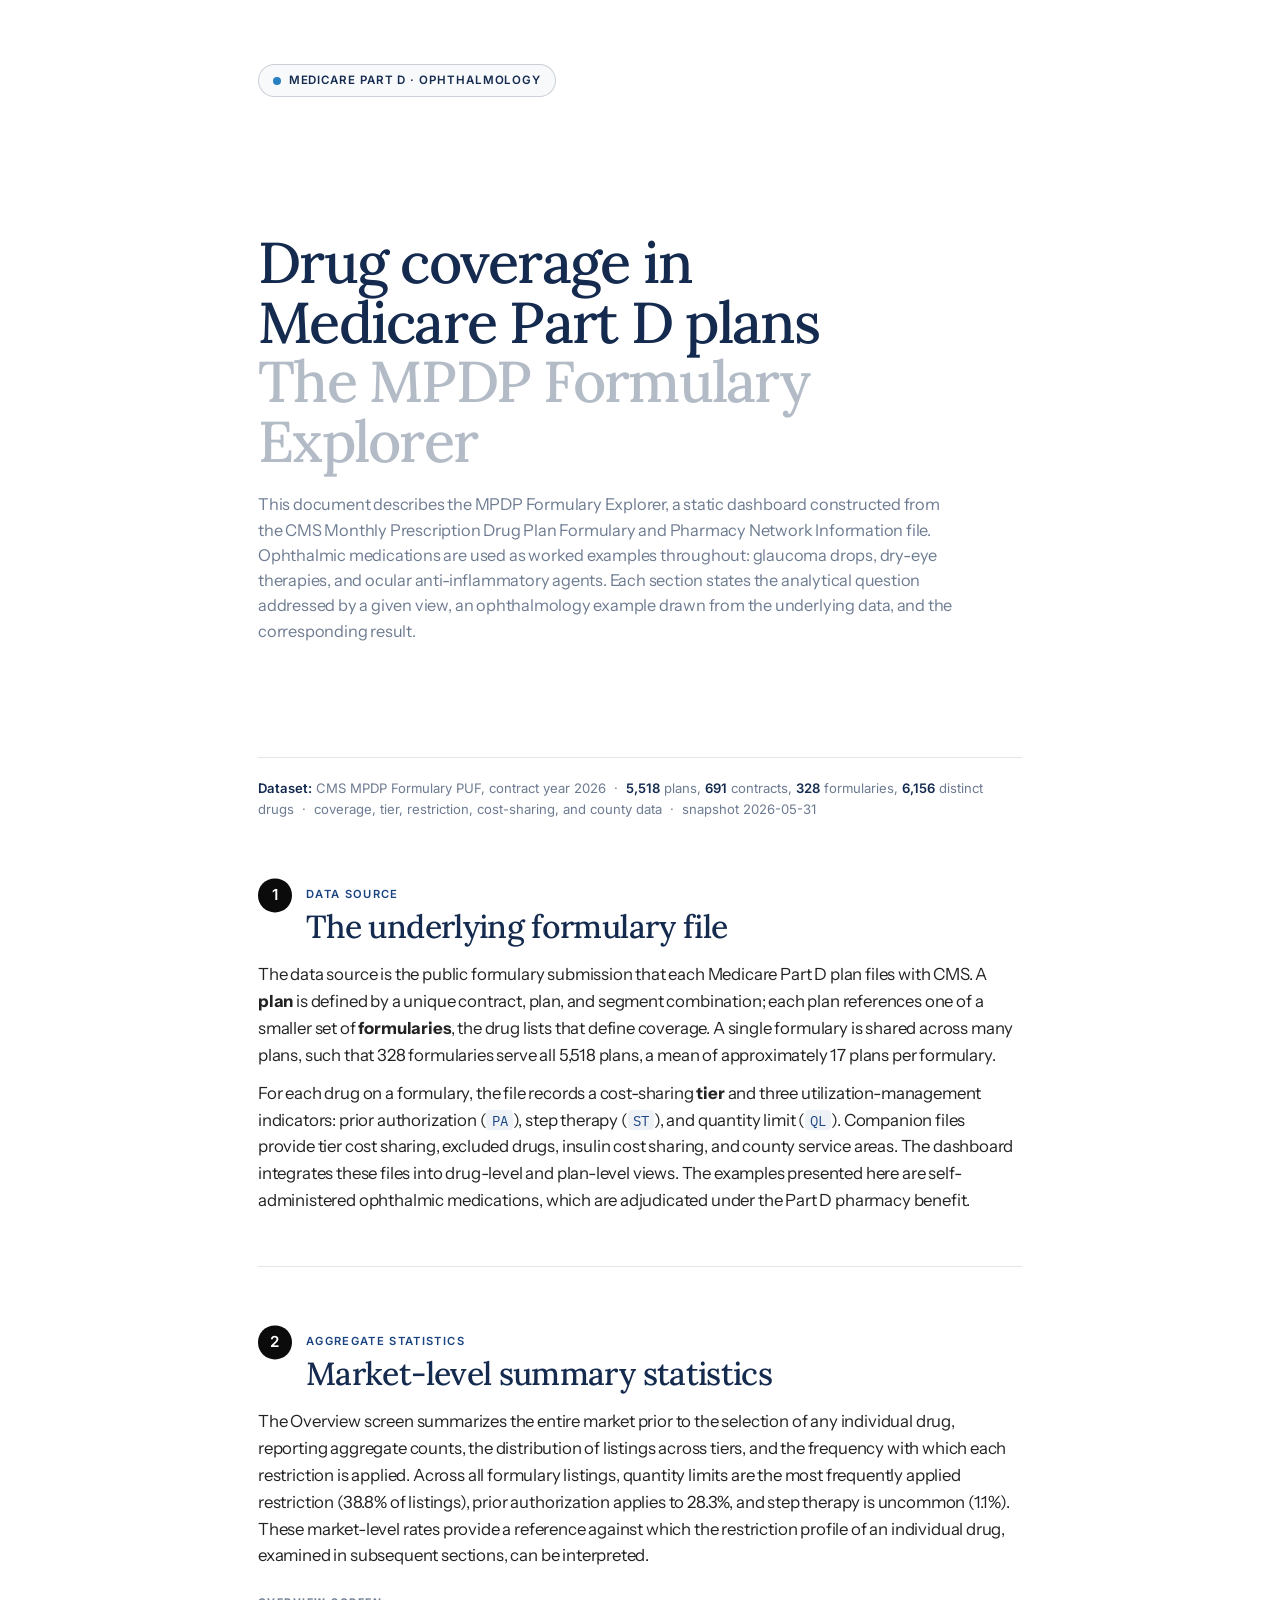
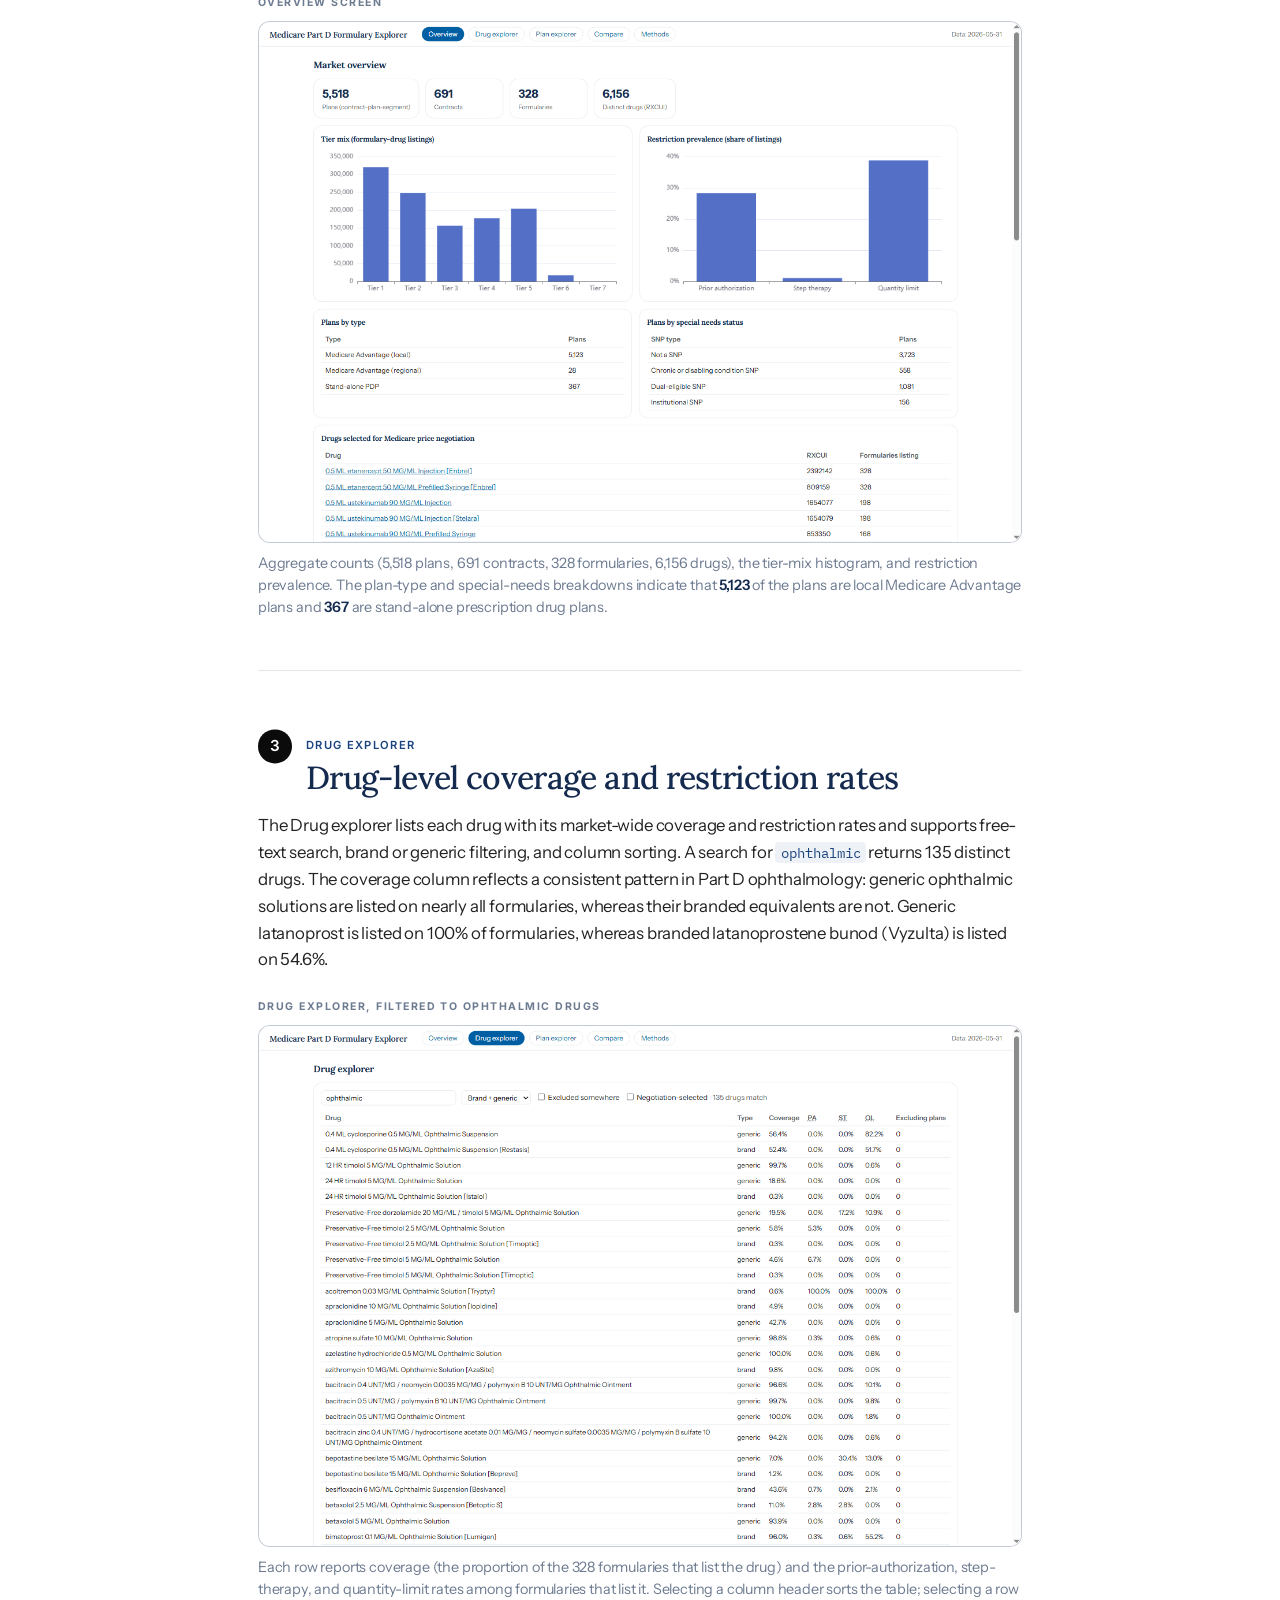
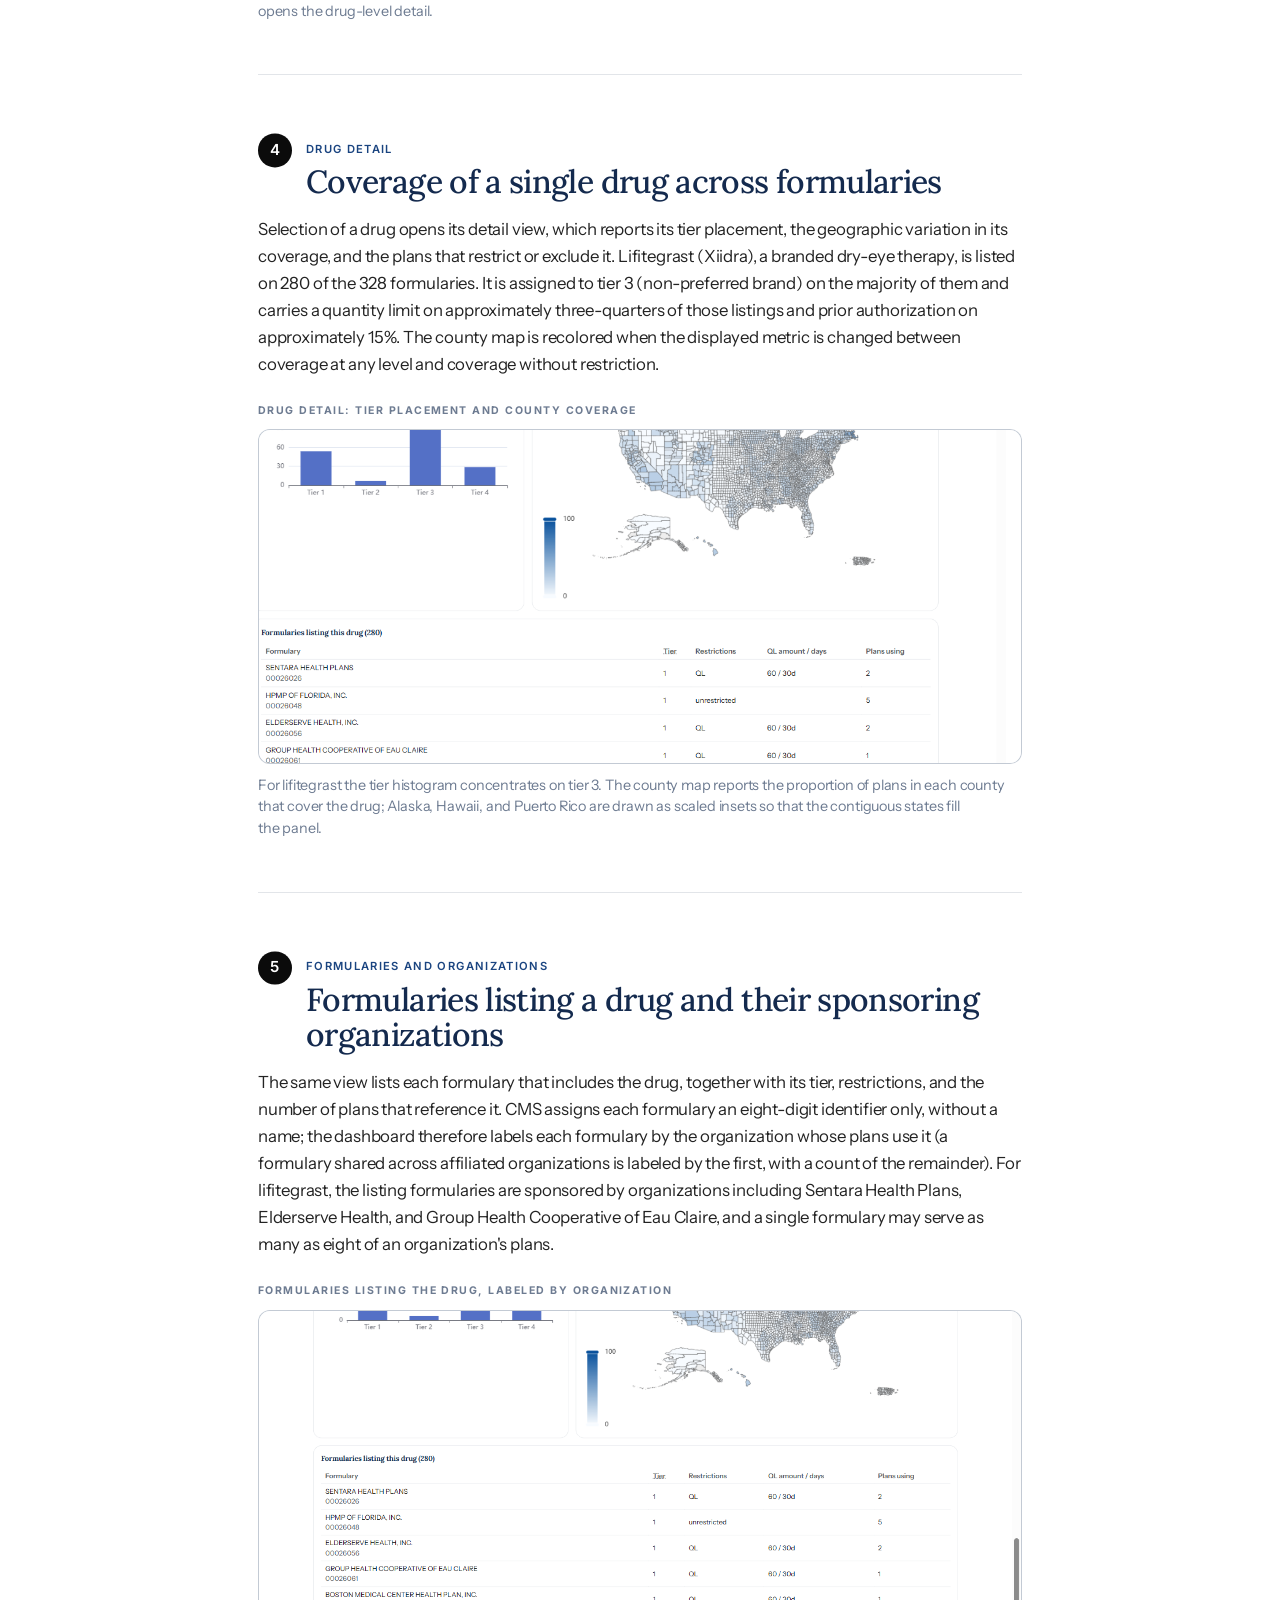
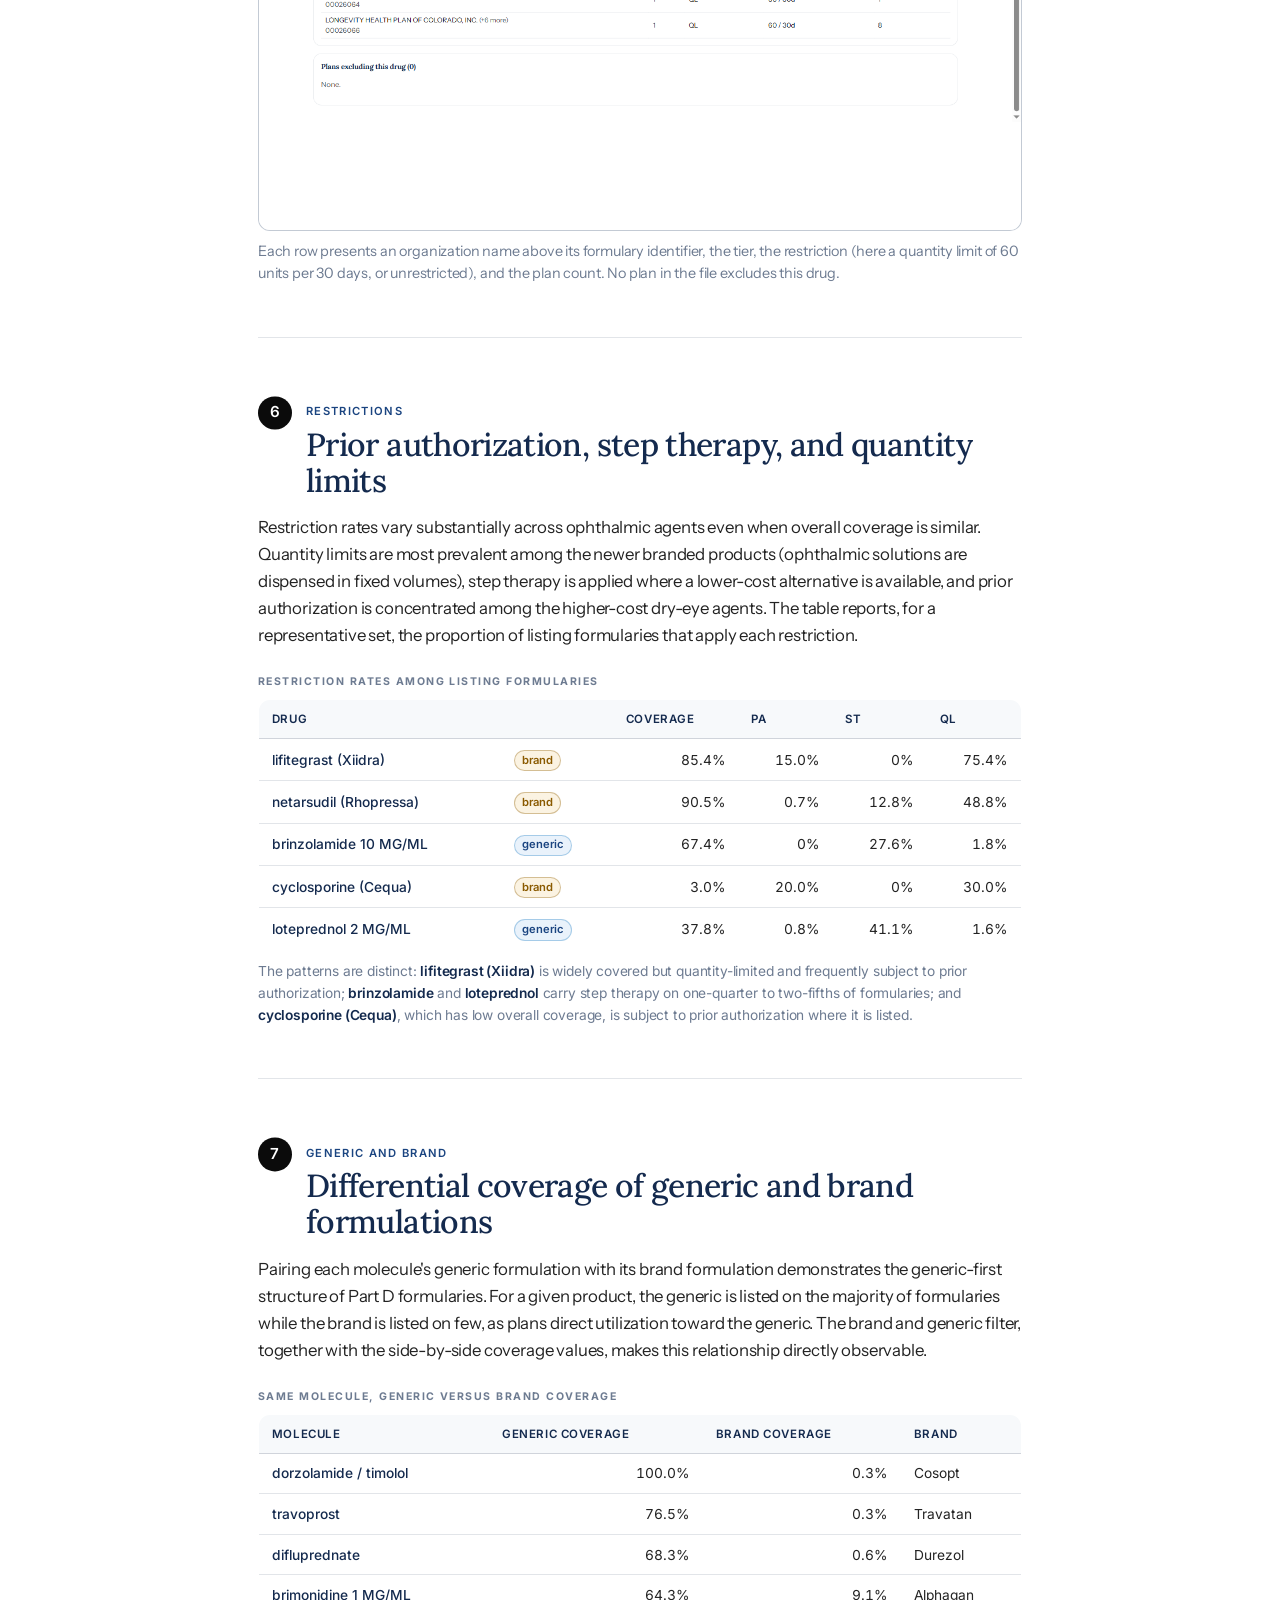
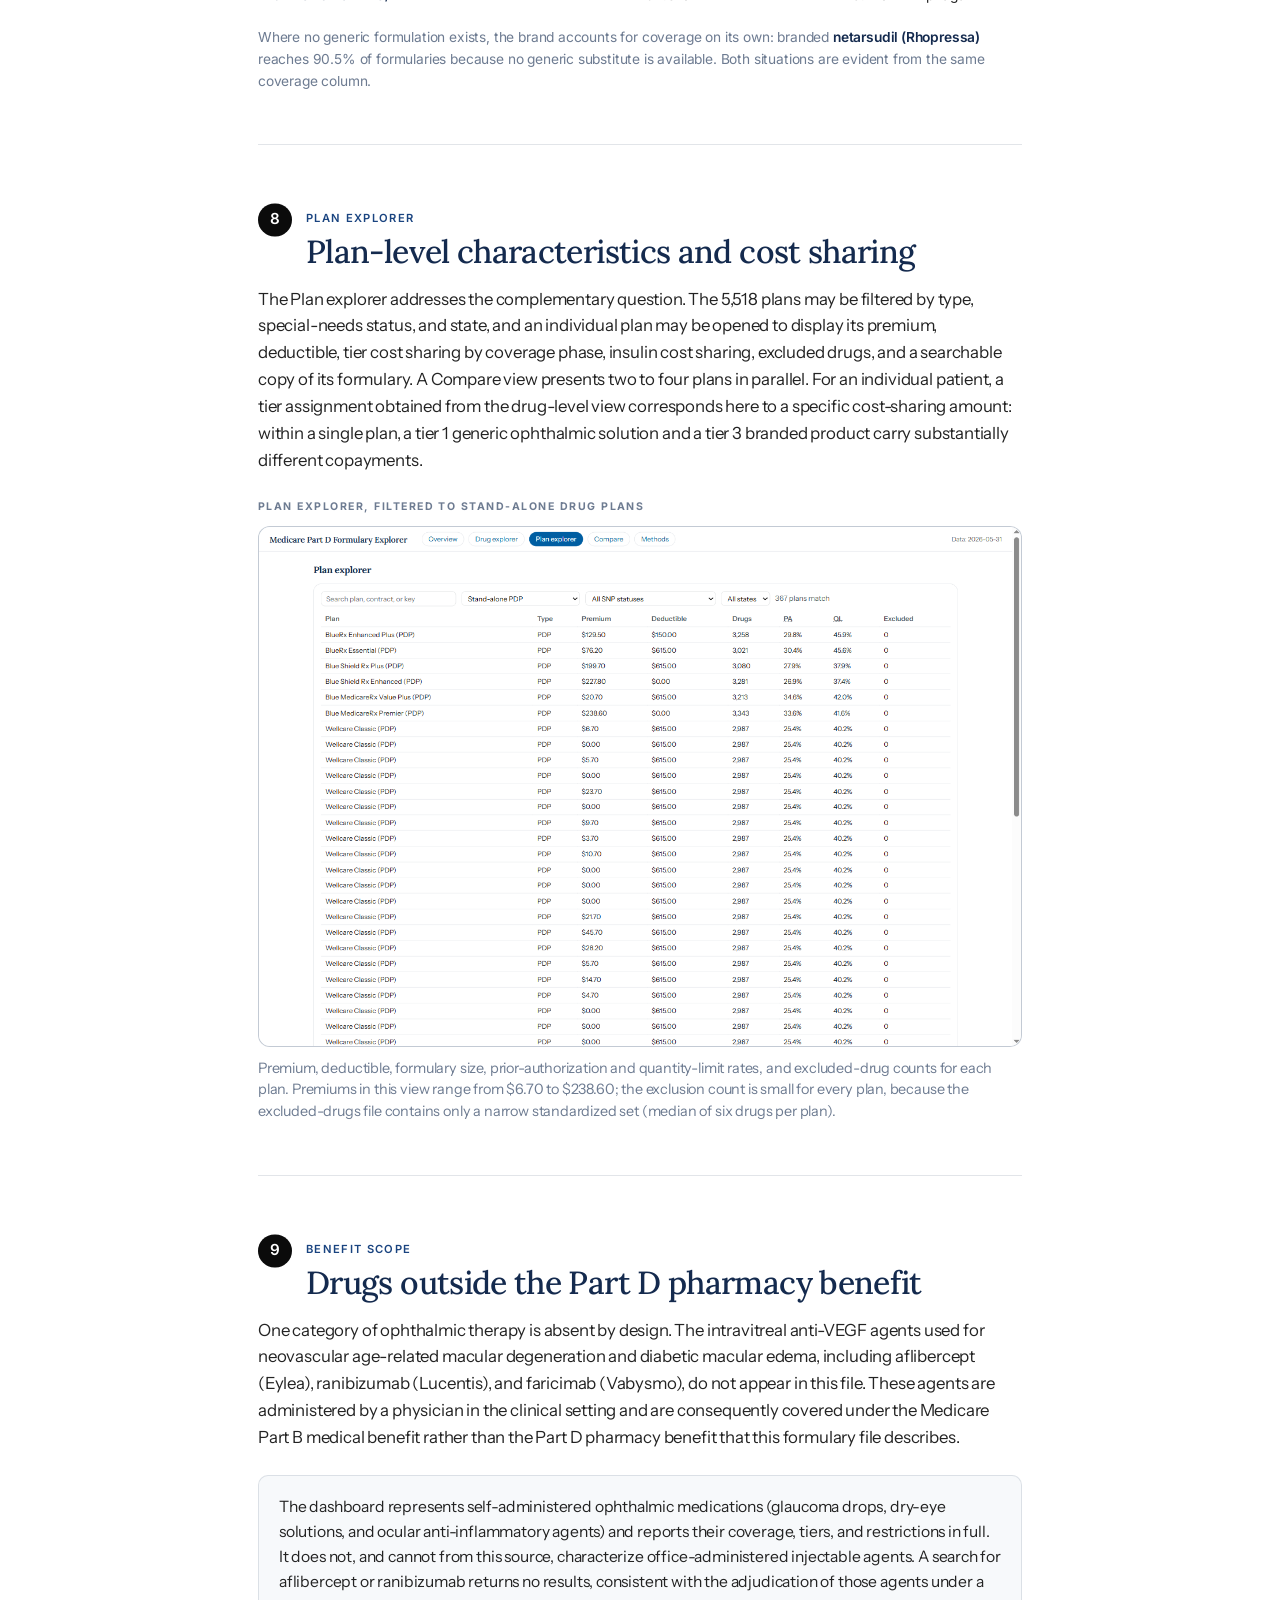
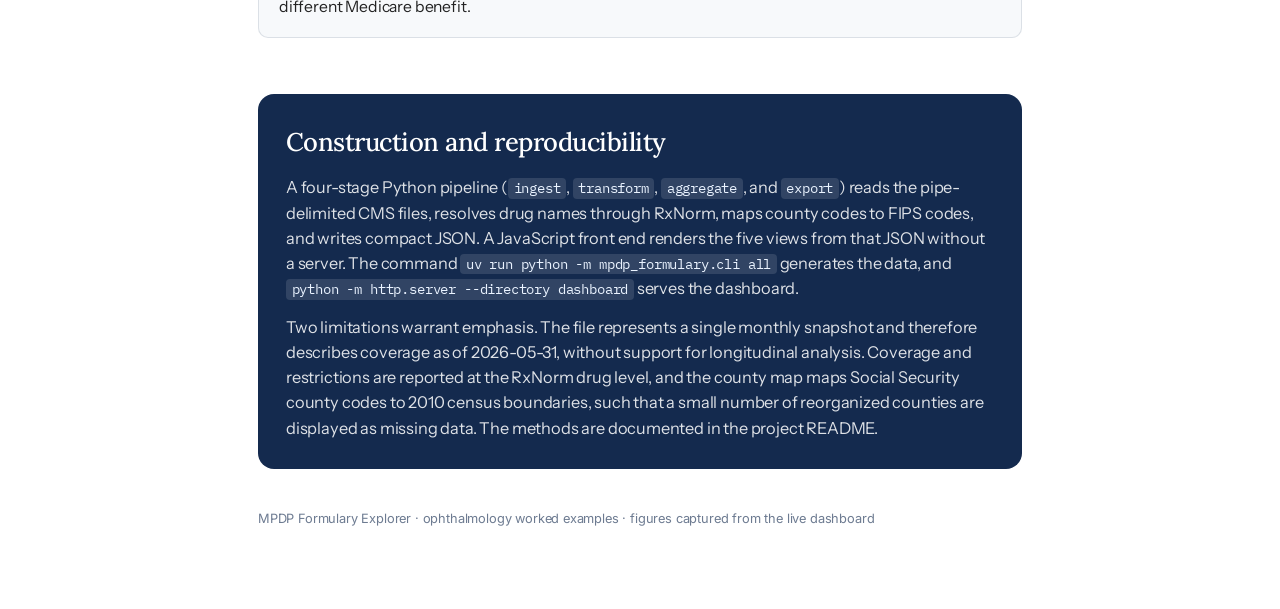
<file: cms-mpdp-ma-formularies/docs/app-overview-ophthalmology.html>
<!DOCTYPE html>
<html lang="en">
<head>
<meta charset="utf-8" />
<meta name="viewport" content="width=device-width, initial-scale=1" />
<title>Drug Coverage in Medicare Part D Plans: The MPDP Formulary Explorer</title>
<link rel="preconnect" href="https://fonts.googleapis.com" />
<link rel="preconnect" href="https://fonts.gstatic.com" crossorigin />
<link href="https://fonts.googleapis.com/css2?family=Lora:ital,wght@0,400;0,500;0,600;1,400&family=Instrument+Sans:wght@400;500;600&family=Inter:wght@400;500;600;700&family=IBM+Plex+Mono:wght@400;500&display=swap" rel="stylesheet" />
<style>
  :root {
    --ink: #142a4e;            /* CMS navy, headings */
    --body: #232323;           /* body text */
    --muted: rgba(20, 42, 78, 0.62);
    --faint: rgba(20, 42, 78, 0.32);
    --bg: #ffffff;
    --warm: #f7f9fb;
    --warm2: #eef2f6;
    --accent: #2680c2;         /* CMS blue */
    --accent-ink: #1a4480;     /* darker blue for text on white */
    --black: #0b0b0b;
    --line: rgba(20, 42, 78, 0.12);
    --line-strong: rgba(20, 42, 78, 0.2);
    --font-display: "Lora", Georgia, "Times New Roman", serif;
    --font-body: "Instrument Sans", -apple-system, BlinkMacSystemFont, "Segoe UI", sans-serif;
    --font-ui: "Inter", -apple-system, BlinkMacSystemFont, "Segoe UI", sans-serif;
    --font-mono: "IBM Plex Mono", ui-monospace, SFMono-Regular, Menlo, Consolas, monospace;
  }

  * { box-sizing: border-box; }

  body {
    margin: 0;
    background: var(--bg);
    color: var(--body);
    font-family: var(--font-body);
    font-size: 17px;
    line-height: 1.6;
    letter-spacing: -0.01em;
    -webkit-font-smoothing: antialiased;
  }

  .page { max-width: 820px; margin: 0 auto; padding: 4rem 1.75rem 5rem; }

  /* ---- Header ---- */
  .pill {
    display: inline-flex; align-items: center; gap: 0.5rem;
    padding: 0.4rem 0.85rem; border: 1px solid var(--line-strong); border-radius: 999px;
    background: var(--warm); color: var(--ink);
    font-family: var(--font-ui); font-size: 0.72rem; font-weight: 600;
    letter-spacing: 0.08em; text-transform: uppercase;
  }
  .pill .dot { width: 0.5rem; height: 0.5rem; border-radius: 50%; background: var(--accent); }

  h1 {
    margin: 1.4rem 0 0; font-family: var(--font-display); font-weight: 500;
    font-size: clamp(3rem, 5vw, 3.6rem); line-height: 1.04; letter-spacing: -0.03em; color: var(--ink);
  }
  h1 .soft { color: var(--faint); }

  .lead {
    margin: 1.25rem 0 0; max-width: 44rem; color: var(--muted);
    font-size: 1.02rem; line-height: 1.55; letter-spacing: -0.012em;
  }
  .meta {
    margin: 0; padding-top: 1.25rem; border-top: 1px solid var(--line);
    font-family: var(--font-ui); font-size: 0.82rem; color: var(--muted); letter-spacing: 0;
  }
  .meta b { color: var(--ink); font-weight: 600; }

  /* ---- Cover page (everything before the first section) ---- */
  .cover { display: flex; flex-direction: column; min-height: calc(100vh - 9rem); }
  .cover .pill { align-self: flex-start; }
  .cover-main { margin: auto 0; }

  /* ---- Steps ---- */
  .step { margin-top: 3.5rem; }
  .step-head { display: flex; align-items: baseline; gap: 0.9rem; }
  .badge {
    flex: 0 0 auto; width: 2.1rem; height: 2.1rem; border-radius: 50%;
    background: var(--black); color: #fff; display: grid; place-items: center;
    font-family: var(--font-ui); font-size: 0.95rem; font-weight: 600; letter-spacing: 0;
    transform: translateY(0.15rem);
  }
  .step-eyebrow {
    font-family: var(--font-ui); font-size: 0.7rem; font-weight: 600; letter-spacing: 0.12em;
    text-transform: uppercase; color: var(--accent-ink); margin: 0 0 0.35rem;
  }
  .step h2 {
    margin: 0; font-family: var(--font-display); font-weight: 500;
    font-size: clamp(1.5rem, 3.2vw, 2rem); line-height: 1.12; letter-spacing: -0.02em; color: var(--ink);
  }
  .step p.explain { margin: 1rem 0 0; color: var(--body); font-size: 1.05rem; }
  .step p.explain + p.explain { margin-top: 0.7rem; }

  /* ---- Inline emphasis ---- */
  .explain code, code.mono {
    font-family: var(--font-mono); font-size: 0.86em; background: var(--warm2);
    padding: 0.05rem 0.32rem; border-radius: 4px; color: var(--accent-ink); letter-spacing: 0;
  }
  .lead, .explain, .closing p, figcaption, .meta, .callout p { text-wrap: pretty; }

  /* ---- Data tables ---- */
  .data-label {
    font-family: var(--font-ui); font-size: 0.66rem; font-weight: 700; letter-spacing: 0.14em;
    text-transform: uppercase; color: var(--muted); margin: 1.6rem 0 0.5rem;
  }
  table.dtable {
    width: 100%; border-collapse: collapse; margin: 0;
    font-family: var(--font-ui); font-size: 0.86rem; letter-spacing: 0;
    border: 1px solid var(--line); border-radius: 12px; overflow: hidden;
  }
  table.dtable thead th {
    background: var(--warm); color: var(--ink); font-weight: 600; text-align: left;
    padding: 0.6rem 0.8rem; border-bottom: 1px solid var(--line-strong);
    font-size: 0.72rem; text-transform: uppercase; letter-spacing: 0.05em;
  }
  table.dtable td {
    padding: 0.55rem 0.8rem; border-bottom: 1px solid var(--line); color: var(--body);
  }
  table.dtable tbody tr:last-child td { border-bottom: 0; }
  table.dtable td.num { text-align: right; font-variant-numeric: tabular-nums; }
  table.dtable td.drug { color: var(--ink); font-weight: 500; }
  table.dtable .tag {
    display: inline-block; font-size: 0.7rem; font-weight: 600; padding: 0.05rem 0.45rem;
    border-radius: 999px; border: 1px solid var(--line-strong); color: var(--muted);
  }
  table.dtable .tag.brand { color: #8a5a00; border-color: rgba(138,90,0,0.35); background: #fbf3e2; }
  table.dtable .tag.generic { color: var(--accent-ink); border-color: rgba(38,128,194,0.35); background: #e9f2fb; }
  .tnote { margin: 0.6rem 0 0; color: var(--muted); font-size: 0.86rem; font-family: var(--font-ui); }
  .tnote b { color: var(--ink); font-weight: 600; }

  /* ---- Figures ---- */
  .result-label {
    font-family: var(--font-ui); font-size: 0.66rem; font-weight: 700; letter-spacing: 0.14em;
    text-transform: uppercase; color: var(--muted); margin: 1.6rem 0 0.5rem;
  }
  figure { margin: 0.6rem 0 0; }
  figure img {
    display: block; width: 100%; height: auto; border: 1px solid var(--line-strong);
    border-radius: 12px; background: var(--warm2);
  }
  figcaption { margin-top: 0.65rem; color: var(--muted); font-size: 0.9rem; line-height: 1.5; }
  figcaption b { color: var(--ink); font-weight: 600; }

  /* ---- Callout ---- */
  .callout {
    margin: 1.5rem 0 0; padding: 1.1rem 1.25rem; background: var(--warm);
    border: 1px solid var(--line); border-radius: 10px;
  }
  .callout p { margin: 0; font-size: 0.98rem; color: var(--body); }
  .callout p + p { margin-top: 0.6rem; }

  hr.sep { border: 0; border-top: 1px solid var(--line); margin: 3.25rem 0 0; }

  /* ---- Closing ---- */
  .closing { margin-top: 3.5rem; padding: 1.75rem; background: var(--ink); border-radius: 16px; color: rgba(255,255,255,0.86); }
  .closing h2 { margin: 0; font-family: var(--font-display); font-weight: 500; font-size: 1.6rem; letter-spacing: -0.02em; color: #fff; }
  .closing p { margin: 0.8rem 0 0; font-size: 1.02rem; line-height: 1.55; }
  .closing code { font-family: var(--font-mono); font-size: 0.85em; background: rgba(255,255,255,0.12); padding: 0.08rem 0.35rem; border-radius: 4px; color: #eaf3ff; }

  footer.doc { margin-top: 2.5rem; color: var(--muted); font-family: var(--font-ui); font-size: 0.8rem; }

  @media print {
    @page { size: A4 portrait; margin: 14mm; }
    * { -webkit-print-color-adjust: exact !important; print-color-adjust: exact !important; }
    .page { padding: 0; max-width: 100%; }
    .cover { min-height: 245mm; }
    h1 { font-size: 3.3rem; }
    .step { break-before: page; margin-top: 0; }
    .closing { break-before: page; }
    figure, table.dtable, .callout { break-inside: avoid; }
    figure { text-align: center; }
    figure img { max-height: 120mm; width: auto; max-width: 100%; margin: 0 auto; }
    .step p.explain { font-size: 1rem; }
    hr.sep { display: none; }
  }
</style>
</head>
<body>
<div class="page">

  <header class="cover">
    <span class="pill"><span class="dot"></span>Medicare Part D &middot; Ophthalmology</span>
    <div class="cover-main">
      <h1>Drug coverage in<br />Medicare Part&nbsp;D plans<br /><span class="soft">The MPDP Formulary Explorer</span></h1>
      <p class="lead">This document describes the MPDP Formulary Explorer, a static dashboard
      constructed from the CMS Monthly Prescription Drug Plan Formulary and Pharmacy Network Information
      file. Ophthalmic medications are used as worked examples throughout: glaucoma drops, dry-eye
      therapies, and ocular anti-inflammatory agents. Each section states the analytical question
      addressed by a given view, an ophthalmology example drawn from the underlying data, and the
      corresponding result.</p>
    </div>
    <p class="meta"><b>Dataset:</b> CMS MPDP Formulary PUF, contract year 2026 &nbsp;&middot;&nbsp;
    <b>5,518</b> plans, <b>691</b> contracts, <b>328</b> formularies, <b>6,156</b> distinct drugs
    &nbsp;&middot;&nbsp; coverage, tier, restriction, cost-sharing, and county data
    &nbsp;&middot;&nbsp; snapshot 2026-05-31</p>
  </header>

  <!-- Section 1: Data source -->
  <section class="step">
    <div class="step-head">
      <span class="badge">1</span>
      <div>
        <p class="step-eyebrow">Data source</p>
        <h2>The underlying formulary file</h2>
      </div>
    </div>
    <p class="explain">The data source is the public formulary submission that each Medicare Part D plan
    files with CMS. A <b>plan</b> is defined by a unique contract, plan, and segment combination; each
    plan references one of a smaller set of <b>formularies</b>, the drug lists that define coverage. A
    single formulary is shared across many plans, such that 328 formularies serve all 5,518 plans, a
    mean of approximately 17 plans per formulary.</p>
    <p class="explain">For each drug on a formulary, the file records a cost-sharing <b>tier</b> and
    three utilization-management indicators: prior authorization (<code class="mono">PA</code>), step
    therapy (<code class="mono">ST</code>), and quantity limit (<code class="mono">QL</code>). Companion
    files provide tier cost sharing, excluded drugs, insulin cost sharing, and county service areas. The
    dashboard integrates these files into drug-level and plan-level views. The examples presented here
    are self-administered ophthalmic medications, which are adjudicated under the Part D pharmacy
    benefit.</p>
  </section>

  <hr class="sep" />

  <!-- Section 2: Aggregate statistics -->
  <section class="step">
    <div class="step-head">
      <span class="badge">2</span>
      <div>
        <p class="step-eyebrow">Aggregate statistics</p>
        <h2>Market-level summary statistics</h2>
      </div>
    </div>
    <p class="explain">The Overview screen summarizes the entire market prior to the selection of any
    individual drug, reporting aggregate counts, the distribution of listings across tiers, and the
    frequency with which each restriction is applied. Across all formulary listings, quantity limits
    are the most frequently applied restriction (38.8% of listings), prior authorization applies to
    28.3%, and step therapy is uncommon (1.1%). These market-level rates provide a reference against
    which the restriction profile of an individual drug, examined in subsequent sections, can be
    interpreted.</p>
    <p class="result-label">Overview screen</p>
    <figure>
      <img src="overview-img/01-overview.png" alt="Overview screen with market totals, tier mix, and restriction prevalence" />
      <figcaption>Aggregate counts (5,518 plans, 691 contracts, 328 formularies, 6,156 drugs), the
      tier-mix histogram, and restriction prevalence. The plan-type and special-needs breakdowns
      indicate that <b>5,123</b> of the plans are local Medicare Advantage plans and <b>367</b> are
      stand-alone prescription drug plans.</figcaption>
    </figure>
  </section>

  <hr class="sep" />

  <!-- Section 3: Drug explorer -->
  <section class="step">
    <div class="step-head">
      <span class="badge">3</span>
      <div>
        <p class="step-eyebrow">Drug explorer</p>
        <h2>Drug-level coverage and restriction rates</h2>
      </div>
    </div>
    <p class="explain">The Drug explorer lists each drug with its market-wide coverage and restriction
    rates and supports free-text search, brand or generic filtering, and column sorting. A search for
    <code class="mono">ophthalmic</code> returns 135 distinct drugs. The coverage column reflects a
    consistent pattern in Part D ophthalmology: generic ophthalmic solutions are listed on nearly all
    formularies, whereas their branded equivalents are not. Generic latanoprost is listed on 100% of
    formularies, whereas branded latanoprostene bunod (Vyzulta) is listed on 54.6%.</p>
    <p class="result-label">Drug explorer, filtered to ophthalmic drugs</p>
    <figure>
      <img src="overview-img/02-drug-explorer.png" alt="Drug explorer table filtered to ophthalmic drugs" />
      <figcaption>Each row reports coverage (the proportion of the 328 formularies that list the drug)
      and the prior-authorization, step-therapy, and quantity-limit rates among formularies that list
      it. Selecting a column header sorts the table; selecting a row opens the drug-level detail.</figcaption>
    </figure>
  </section>

  <hr class="sep" />

  <!-- Section 4: Drug detail + map -->
  <section class="step">
    <div class="step-head">
      <span class="badge">4</span>
      <div>
        <p class="step-eyebrow">Drug detail</p>
        <h2>Coverage of a single drug across formularies</h2>
      </div>
    </div>
    <p class="explain">Selection of a drug opens its detail view, which reports its tier placement, the
    geographic variation in its coverage, and the plans that restrict or exclude it. Lifitegrast
    (Xiidra), a branded dry-eye therapy, is listed on 280 of the 328 formularies. It is assigned to
    tier 3 (non-preferred brand) on the majority of them and carries a quantity limit on approximately
    three-quarters of those listings and prior authorization on approximately 15%. The county map is
    recolored when the displayed metric is changed between coverage at any level and coverage without
    restriction.</p>
    <p class="result-label">Drug detail: tier placement and county coverage</p>
    <figure>
      <img src="overview-img/03-detail-map.png" alt="Drug detail showing tier placement chart and county coverage map for Xiidra" />
      <figcaption>For lifitegrast the tier histogram concentrates on tier 3. The county map reports the
      proportion of plans in each county that cover the drug; Alaska, Hawaii, and Puerto Rico are drawn
      as scaled insets so that the contiguous states fill the panel.</figcaption>
    </figure>
  </section>

  <hr class="sep" />

  <!-- Section 5: Formularies and organizations -->
  <section class="step">
    <div class="step-head">
      <span class="badge">5</span>
      <div>
        <p class="step-eyebrow">Formularies and organizations</p>
        <h2>Formularies listing a drug and their sponsoring organizations</h2>
      </div>
    </div>
    <p class="explain">The same view lists each formulary that includes the drug, together with its
    tier, restrictions, and the number of plans that reference it. CMS assigns each formulary an
    eight-digit identifier only, without a name; the dashboard therefore labels each formulary by the
    organization whose plans use it (a formulary shared across affiliated organizations is labeled by
    the first, with a count of the remainder). For lifitegrast, the listing formularies are sponsored
    by organizations including Sentara Health Plans, Elderserve Health, and Group Health Cooperative of
    Eau Claire, and a single formulary may serve as many as eight of an organization's plans.</p>
    <p class="result-label">Formularies listing the drug, labeled by organization</p>
    <figure>
      <img src="overview-img/04-formularies.png" alt="Table of formularies that list the drug, labeled by organization" />
      <figcaption>Each row presents an organization name above its formulary identifier, the tier, the
      restriction (here a quantity limit of 60 units per 30 days, or unrestricted), and the plan count.
      No plan in the file excludes this drug.</figcaption>
    </figure>
  </section>

  <hr class="sep" />

  <!-- Section 6: Restrictions -->
  <section class="step">
    <div class="step-head">
      <span class="badge">6</span>
      <div>
        <p class="step-eyebrow">Restrictions</p>
        <h2>Prior authorization, step therapy, and quantity limits</h2>
      </div>
    </div>
    <p class="explain">Restriction rates vary substantially across ophthalmic agents even when overall
    coverage is similar. Quantity limits are most prevalent among the newer branded products (ophthalmic
    solutions are dispensed in fixed volumes), step therapy is applied where a lower-cost alternative is
    available, and prior authorization is concentrated among the higher-cost dry-eye agents. The table
    reports, for a representative set, the proportion of listing formularies that apply each
    restriction.</p>
    <p class="data-label">Restriction rates among listing formularies</p>
    <table class="dtable">
      <thead>
        <tr><th>Drug</th><th></th><th class="num">Coverage</th><th class="num">PA</th><th class="num">ST</th><th class="num">QL</th></tr>
      </thead>
      <tbody>
        <tr><td class="drug">lifitegrast (Xiidra)</td><td><span class="tag brand">brand</span></td><td class="num">85.4%</td><td class="num">15.0%</td><td class="num">0%</td><td class="num">75.4%</td></tr>
        <tr><td class="drug">netarsudil (Rhopressa)</td><td><span class="tag brand">brand</span></td><td class="num">90.5%</td><td class="num">0.7%</td><td class="num">12.8%</td><td class="num">48.8%</td></tr>
        <tr><td class="drug">brinzolamide 10 MG/ML</td><td><span class="tag generic">generic</span></td><td class="num">67.4%</td><td class="num">0%</td><td class="num">27.6%</td><td class="num">1.8%</td></tr>
        <tr><td class="drug">cyclosporine (Cequa)</td><td><span class="tag brand">brand</span></td><td class="num">3.0%</td><td class="num">20.0%</td><td class="num">0%</td><td class="num">30.0%</td></tr>
        <tr><td class="drug">loteprednol 2 MG/ML</td><td><span class="tag generic">generic</span></td><td class="num">37.8%</td><td class="num">0.8%</td><td class="num">41.1%</td><td class="num">1.6%</td></tr>
      </tbody>
    </table>
    <p class="tnote">The patterns are distinct: <b>lifitegrast (Xiidra)</b> is widely covered but
    quantity-limited and frequently subject to prior authorization; <b>brinzolamide</b> and
    <b>loteprednol</b> carry step therapy on one-quarter to two-fifths of formularies; and
    <b>cyclosporine (Cequa)</b>, which has low overall coverage, is subject to prior authorization where
    it is listed.</p>
  </section>

  <hr class="sep" />

  <!-- Section 7: Generic vs brand -->
  <section class="step">
    <div class="step-head">
      <span class="badge">7</span>
      <div>
        <p class="step-eyebrow">Generic and brand</p>
        <h2>Differential coverage of generic and brand formulations</h2>
      </div>
    </div>
    <p class="explain">Pairing each molecule's generic formulation with its brand formulation
    demonstrates the generic-first structure of Part D formularies. For a given product, the generic is
    listed on the majority of formularies while the brand is listed on few, as plans direct utilization
    toward the generic. The brand and generic filter, together with the side-by-side coverage values,
    makes this relationship directly observable.</p>
    <p class="data-label">Same molecule, generic versus brand coverage</p>
    <table class="dtable">
      <thead>
        <tr><th>Molecule</th><th class="num">Generic coverage</th><th class="num">Brand coverage</th><th>Brand</th></tr>
      </thead>
      <tbody>
        <tr><td class="drug">dorzolamide / timolol</td><td class="num">100.0%</td><td class="num">0.3%</td><td>Cosopt</td></tr>
        <tr><td class="drug">travoprost</td><td class="num">76.5%</td><td class="num">0.3%</td><td>Travatan</td></tr>
        <tr><td class="drug">difluprednate</td><td class="num">68.3%</td><td class="num">0.6%</td><td>Durezol</td></tr>
        <tr><td class="drug">brimonidine 1 MG/ML</td><td class="num">64.3%</td><td class="num">9.1%</td><td>Alphagan</td></tr>
      </tbody>
    </table>
    <p class="tnote">Where no generic formulation exists, the brand accounts for coverage on its own:
    branded <b>netarsudil (Rhopressa)</b> reaches 90.5% of formularies because no generic substitute is
    available. Both situations are evident from the same coverage column.</p>
  </section>

  <hr class="sep" />

  <!-- Section 8: Plan explorer -->
  <section class="step">
    <div class="step-head">
      <span class="badge">8</span>
      <div>
        <p class="step-eyebrow">Plan explorer</p>
        <h2>Plan-level characteristics and cost sharing</h2>
      </div>
    </div>
    <p class="explain">The Plan explorer addresses the complementary question. The 5,518 plans may be
    filtered by type, special-needs status, and state, and an individual plan may be opened to display
    its premium, deductible, tier cost sharing by coverage phase, insulin cost sharing, excluded drugs,
    and a searchable copy of its formulary. A Compare view presents two to four plans in parallel. For
    an individual patient, a tier assignment obtained from the drug-level view corresponds here to a
    specific cost-sharing amount: within a single plan, a tier 1 generic ophthalmic solution and a
    tier 3 branded product carry substantially different copayments.</p>
    <p class="result-label">Plan explorer, filtered to stand-alone drug plans</p>
    <figure>
      <img src="overview-img/05-plan-explorer.png" alt="Plan explorer table filtered to stand-alone prescription drug plans" />
      <figcaption>Premium, deductible, formulary size, prior-authorization and quantity-limit rates,
      and excluded-drug counts for each plan. Premiums in this view range from $6.70 to $238.60; the
      exclusion count is small for every plan, because the excluded-drugs file contains only a narrow
      standardized set (median of six drugs per plan).</figcaption>
    </figure>
  </section>

  <hr class="sep" />

  <!-- Section 9: Benefit scope -->
  <section class="step">
    <div class="step-head">
      <span class="badge">9</span>
      <div>
        <p class="step-eyebrow">Benefit scope</p>
        <h2>Drugs outside the Part D pharmacy benefit</h2>
      </div>
    </div>
    <p class="explain">One category of ophthalmic therapy is absent by design. The intravitreal
    anti-VEGF agents used for neovascular age-related macular degeneration and diabetic macular edema,
    including aflibercept (Eylea), ranibizumab (Lucentis), and faricimab (Vabysmo), do not appear in
    this file. These agents are administered by a physician in the clinical setting and are consequently
    covered under the Medicare Part B medical benefit rather than the Part D pharmacy benefit that this
    formulary file describes.</p>
    <div class="callout">
      <p>The dashboard represents self-administered ophthalmic medications (glaucoma drops, dry-eye
      solutions, and ocular anti-inflammatory agents) and reports their coverage, tiers, and
      restrictions in full. It does not, and cannot from this source, characterize office-administered
      injectable agents. A search for aflibercept or ranibizumab returns no results, consistent with the
      adjudication of those agents under a different Medicare benefit.</p>
    </div>
  </section>

  <!-- Closing -->
  <section class="closing">
    <h2>Construction and reproducibility</h2>
    <p>A four-stage Python pipeline (<code>ingest</code>, <code>transform</code>, <code>aggregate</code>,
    and <code>export</code>) reads the pipe-delimited CMS files, resolves drug names through RxNorm, maps
    county codes to FIPS codes, and writes compact JSON. A JavaScript front end renders the five views
    from that JSON without a server. The command <code>uv run python -m mpdp_formulary.cli all</code>
    generates the data, and <code>python -m http.server --directory dashboard</code> serves the
    dashboard.</p>
    <p>Two limitations warrant emphasis. The file represents a single monthly snapshot and therefore
    describes coverage as of 2026-05-31, without support for longitudinal analysis. Coverage and
    restrictions are reported at the RxNorm drug level, and the county map maps Social Security county
    codes to 2010 census boundaries, such that a small number of reorganized counties are displayed as
    missing data. The methods are documented in the project README.</p>
  </section>

  <footer class="doc">
    MPDP Formulary Explorer &middot; ophthalmology worked examples &middot; figures captured from the live dashboard
  </footer>

</div>
</body>
</html>
</file>
